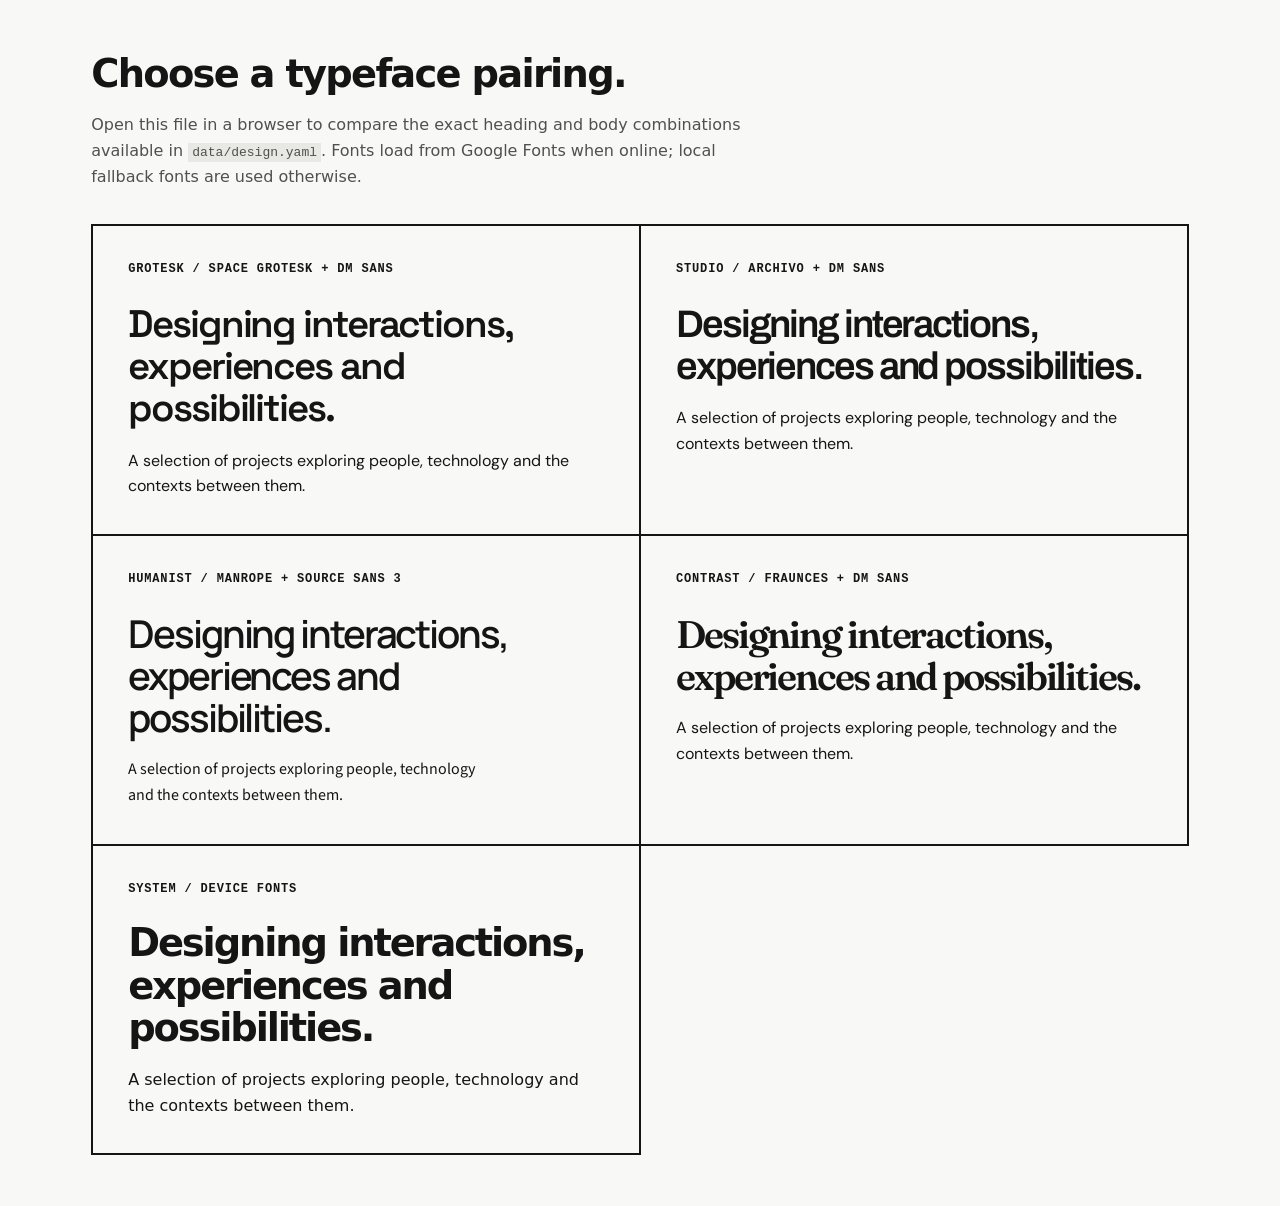
<file: docs/typeface-preview.html>
<!doctype html>
<html lang="en">
<head>
<meta charset="utf-8"><meta name="viewport" content="width=device-width,initial-scale=1">
<title>Portfolio Starter — Typeface comparison</title>
<link rel="preconnect" href="https://fonts.googleapis.com">
<link rel="preconnect" href="https://fonts.gstatic.com" crossorigin>
<link href="https://fonts.googleapis.com/css2?family=Archivo:wght@400;600;700&family=DM+Sans:wght@400;600&family=Fraunces:opsz,wght@9..144,600&family=Manrope:wght@400;600;700&family=Source+Sans+3:wght@400;600&family=Space+Grotesk:wght@400;600;700&display=swap" rel="stylesheet">
<style>
:root{font-family:system-ui,sans-serif;background:#f8f8f6;color:#151515}
*{box-sizing:border-box}body{max-width:1200px;margin:auto;padding:clamp(20px,4vw,55px)}
h1{font-size:clamp(1.6rem,3vw,2.5rem);letter-spacing:-.045em;margin:0 0 10px}p{line-height:1.6}.intro{color:#505050;max-width:65ch}
.grid{display:grid;grid-template-columns:repeat(2,minmax(0,1fr));gap:0;margin-top:35px;border-top:2px solid #151515;border-left:2px solid #151515}
.sample{padding:clamp(20px,3vw,35px);border-right:2px solid #151515;border-bottom:2px solid #151515;min-width:0}
.label{font:600 .75rem/1.4 ui-monospace,monospace;text-transform:uppercase;letter-spacing:.07em}
.sample h2{font-size:clamp(1.7rem,3vw,2.6rem);letter-spacing:-.055em;line-height:1.1;margin:25px 0 18px;font-weight:600}
.sample p{font-size:1rem;margin:0;max-width:45ch}.grotesk h2{font-family:'Space Grotesk',Arial,sans-serif}.grotesk p{font-family:'DM Sans',Arial,sans-serif}
.studio h2{font-family:Archivo,Arial,sans-serif}.studio p{font-family:'DM Sans',Arial,sans-serif}
.humanist h2{font-family:Manrope,Arial,sans-serif}.humanist p{font-family:'Source Sans 3',Arial,sans-serif}
.contrast h2{font-family:Fraunces,Georgia,serif}.contrast p{font-family:'DM Sans',Arial,sans-serif}
.system h2,.system p{font-family:system-ui,-apple-system,'Segoe UI',sans-serif}
code{background:#e8e8e4;padding:2px 4px}
@media(max-width:650px){.grid{grid-template-columns:1fr}}
</style>
</head>
<body>
<h1>Choose a typeface pairing.</h1>
<p class="intro">Open this file in a browser to compare the exact heading and body combinations available in <code>data/design.yaml</code>. Fonts load from Google Fonts when online; local fallback fonts are used otherwise.</p>
<div class="grid">
<section class="sample grotesk"><div class="label">grotesk / Space Grotesk + DM Sans</div><h2>Designing interactions, experiences and possibilities.</h2><p>A selection of projects exploring people, technology and the contexts between them.</p></section>
<section class="sample studio"><div class="label">studio / Archivo + DM Sans</div><h2>Designing interactions, experiences and possibilities.</h2><p>A selection of projects exploring people, technology and the contexts between them.</p></section>
<section class="sample humanist"><div class="label">humanist / Manrope + Source Sans 3</div><h2>Designing interactions, experiences and possibilities.</h2><p>A selection of projects exploring people, technology and the contexts between them.</p></section>
<section class="sample contrast"><div class="label">contrast / Fraunces + DM Sans</div><h2>Designing interactions, experiences and possibilities.</h2><p>A selection of projects exploring people, technology and the contexts between them.</p></section>
<section class="sample system"><div class="label">system / Device fonts</div><h2>Designing interactions, experiences and possibilities.</h2><p>A selection of projects exploring people, technology and the contexts between them.</p></section>
</div>
</body></html>
</file>
